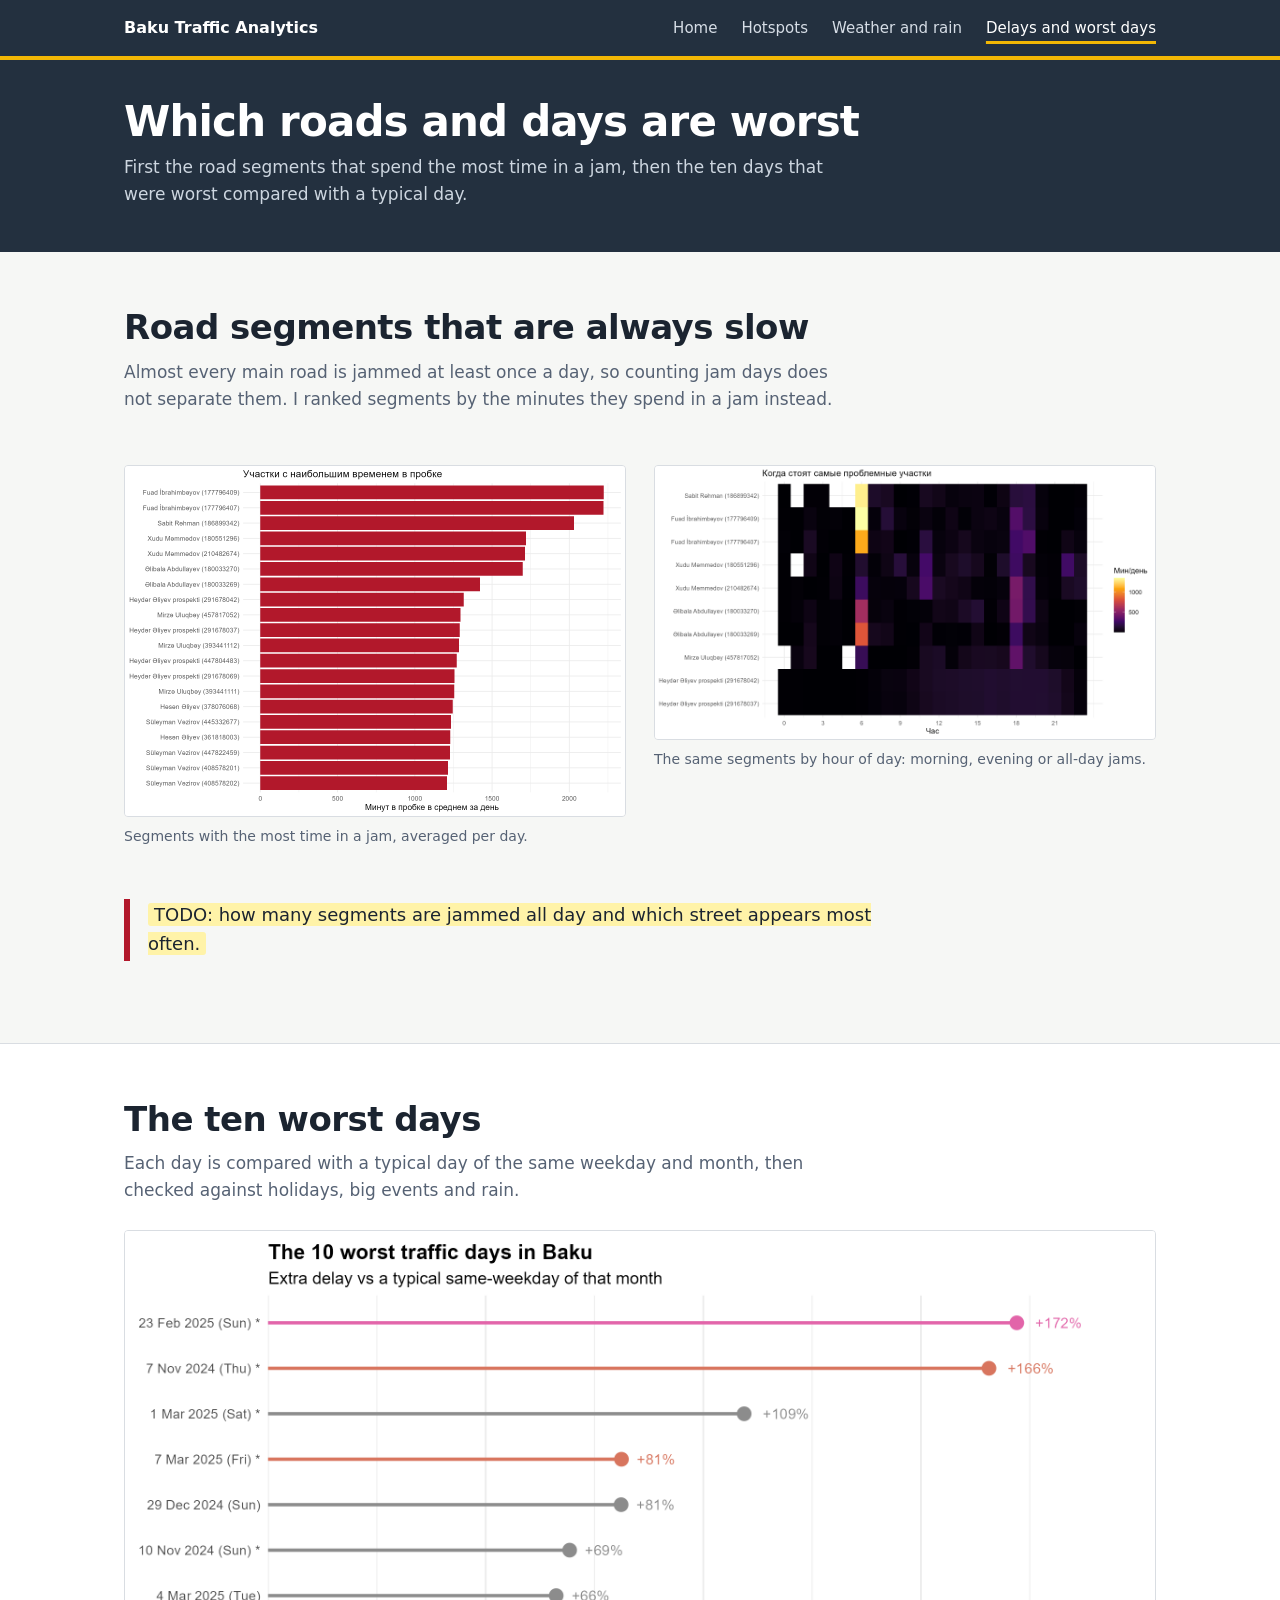
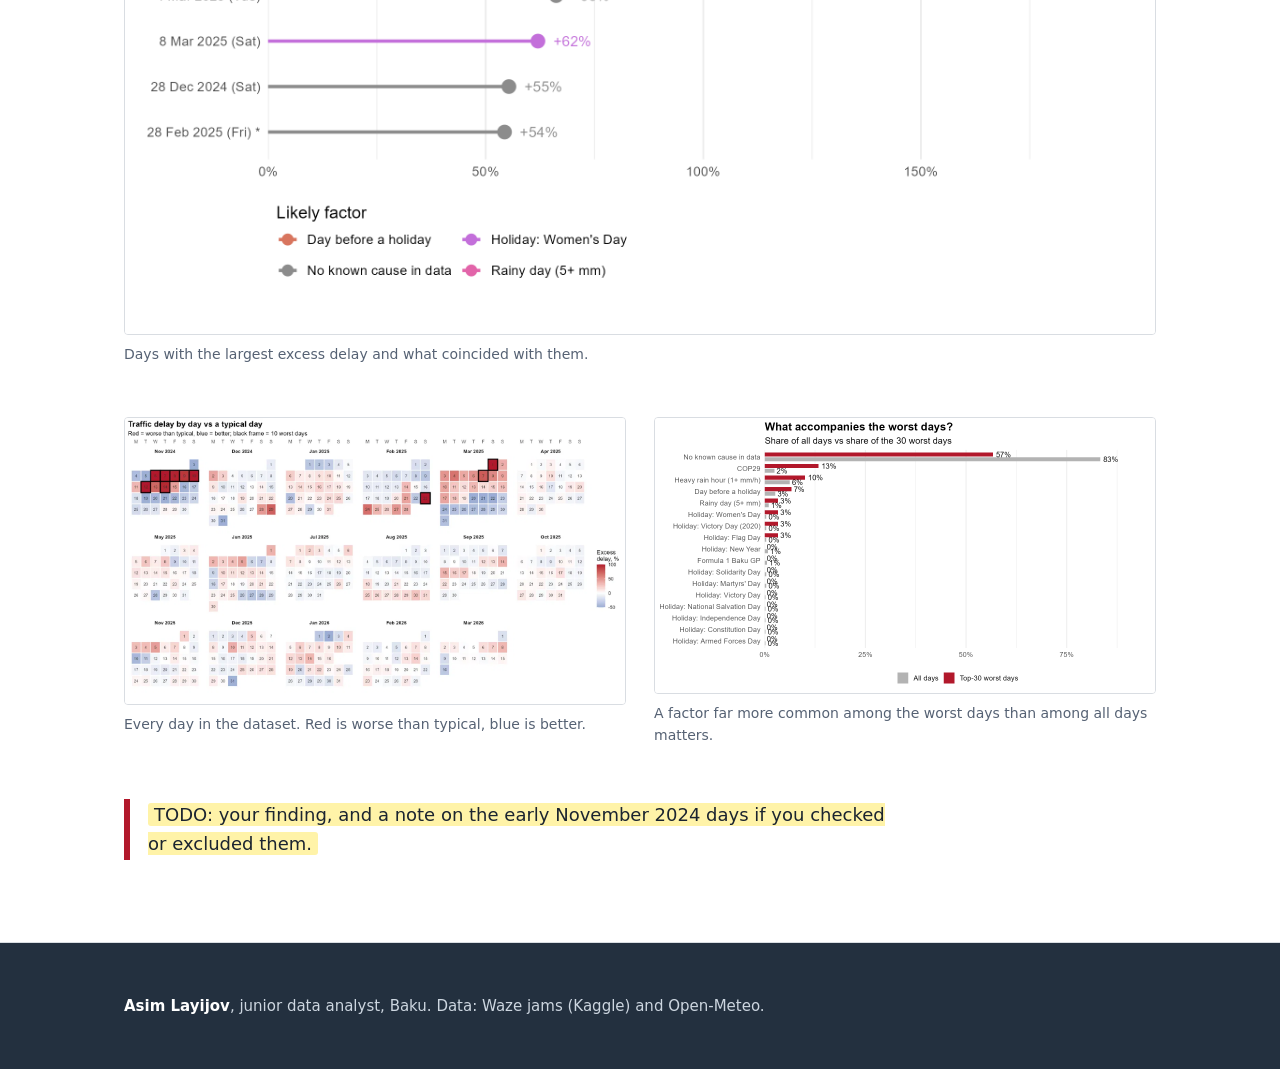
<file: delays.html>
<!DOCTYPE html>
<html lang="en">
<head>
<meta charset="utf-8">
<meta name="viewport" content="width=device-width, initial-scale=1">
<title>Delays and worst days | Baku Traffic Analytics</title>
<link rel="stylesheet" href="style.css">
</head>
<body>
<nav aria-label="Main">
  <div class="wrap">
    <b>Baku Traffic Analytics</b>
    <a href="index.html">Home</a>
    <a href="hotspots.html">Hotspots</a>
    <a href="weather.html">Weather and rain</a>
    <a href="delays.html" aria-current="page">Delays and worst days</a>
  </div>
</nav>

<header class="pagehead">
  <div class="wrap">
    <h1>Which roads and days are worst</h1>
    <p>First the road segments that spend the most time in a jam, then the ten days that were worst compared with a typical day.</p>
  </div>
</header>

<section>
  <div class="wrap">
    <h2>Road segments that are always slow</h2>
    <p class="lead narrow">Almost every main road is jammed at least once a day, so counting jam days does not separate them. I ranked segments by the minutes they spend in a jam instead.</p>
    <div class="two">
      <figure>
        <img src="jam_minutes_by_segment.png" alt="Bar chart of road segments by average minutes in a jam per day" width="1000" height="700" loading="lazy">
        <figcaption>Segments with the most time in a jam, averaged per day.</figcaption>
      </figure>
      <figure>
        <img src="jam_hourly_profile.png" alt="Heat map of jam minutes by hour of day for the ten worst segments" width="1100" height="600" loading="lazy">
        <figcaption>The same segments by hour of day: morning, evening or all-day jams.</figcaption>
      </figure>
    </div>
    <p class="takeaway"><span class="todo">TODO: how many segments are jammed all day and which street appears most often.</span></p>
  </div>
</section>

<section class="alt">
  <div class="wrap">
    <h2>The ten worst days</h2>
    <p class="lead narrow">Each day is compared with a typical day of the same weekday and month, then checked against holidays, big events and rain.</p>
    <figure>
      <img src="worst_days_top10.png" alt="Chart of the ten worst traffic days with the likely factor for each" width="1100" height="750" loading="lazy">
      <figcaption>Days with the largest excess delay and what coincided with them.</figcaption>
    </figure>
    <div class="two">
      <figure>
        <img src="worst_days_calendar.png" alt="Calendar heat map of daily delay compared with a typical day" width="1400" height="800" loading="lazy">
        <figcaption>Every day in the dataset. Red is worse than typical, blue is better.</figcaption>
      </figure>
      <figure>
        <img src="worst_days_factors.png" alt="Bar chart comparing the share of all days and of the 30 worst days by likely factor" width="1000" height="550" loading="lazy">
        <figcaption>A factor far more common among the worst days than among all days matters.</figcaption>
      </figure>
    </div>
    <p class="takeaway"><span class="todo">TODO: your finding, and a note on the early November 2024 days if you checked or excluded them.</span></p>
  </div>
</section>

<footer>
  <div class="wrap"><p><strong style="color:#fff">Asim Layijov</strong>, junior data analyst, Baku. Data: Waze jams (Kaggle) and Open-Meteo.</p></div>
</footer>
</body>
</html>
</file>
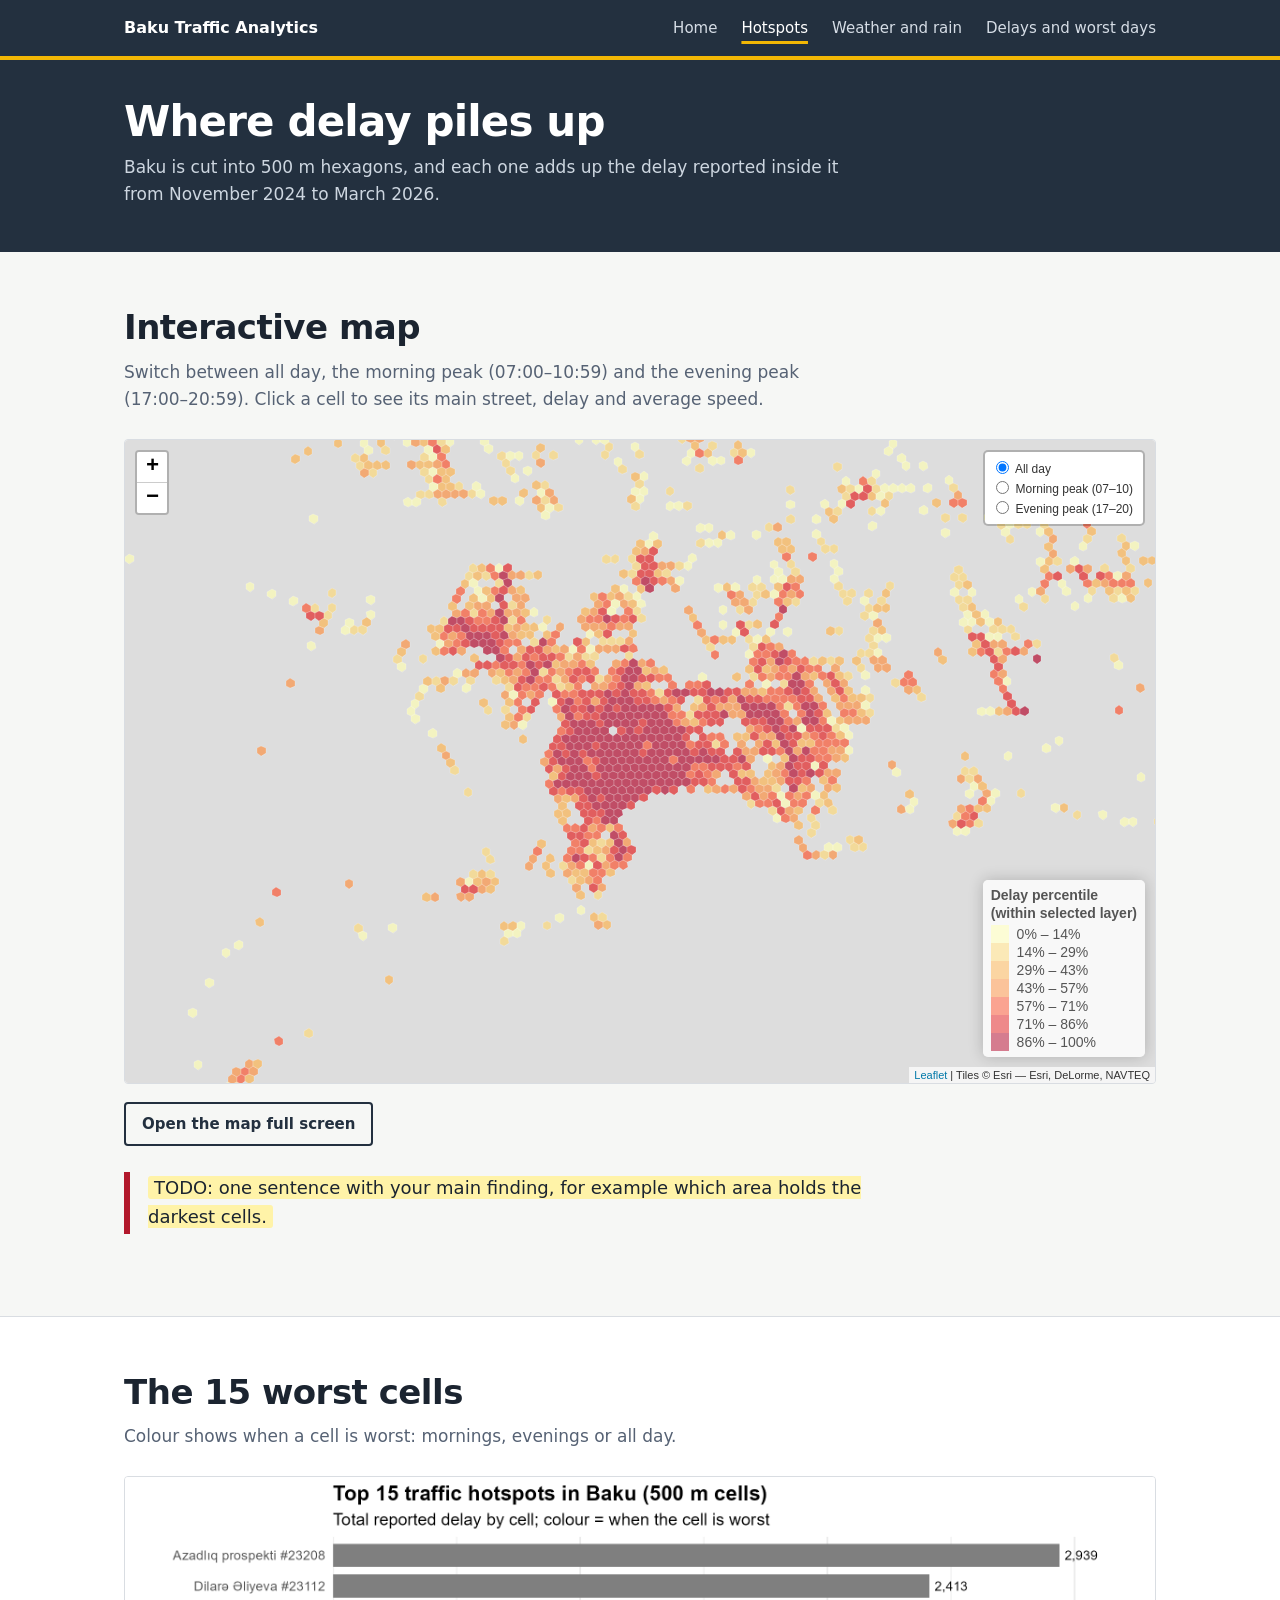
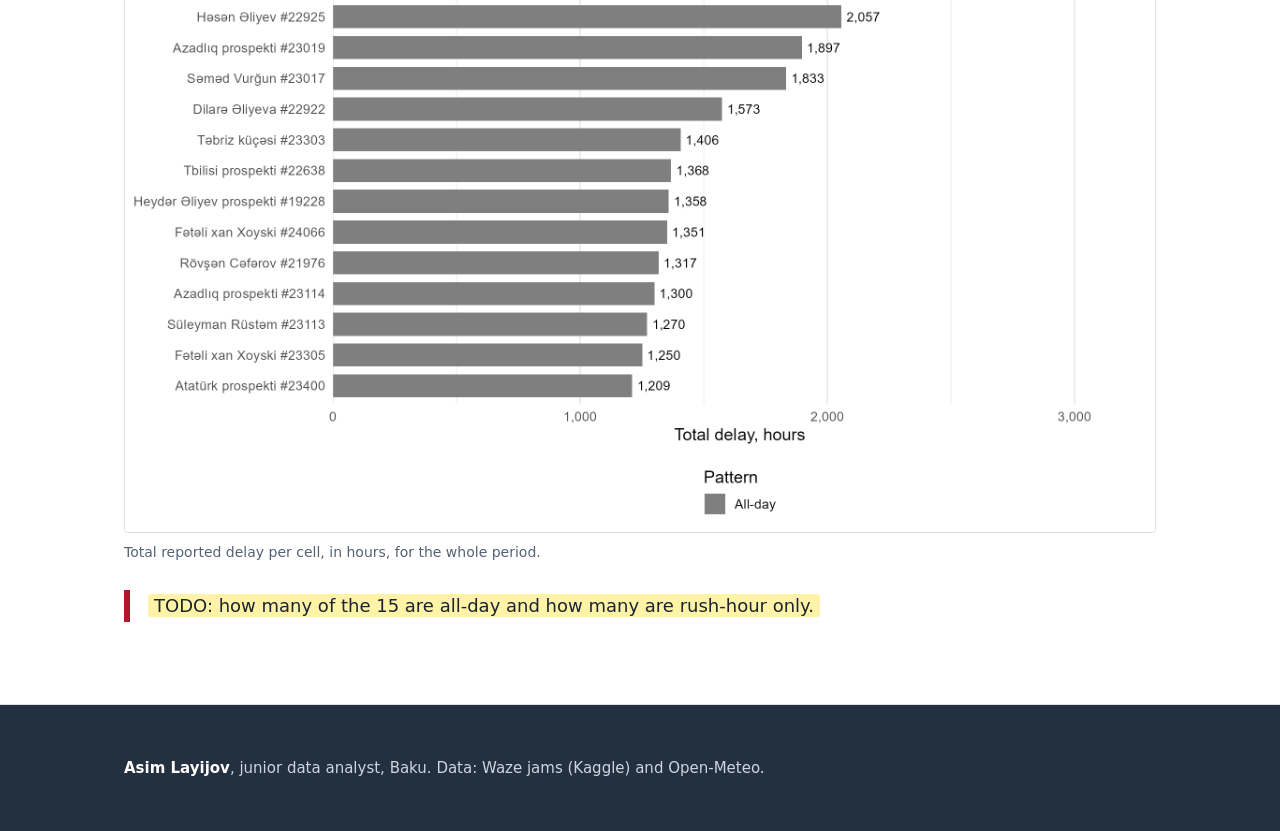
<file: hotspots.html>
<!DOCTYPE html>
<html lang="en">
<head>
<meta charset="utf-8">
<meta name="viewport" content="width=device-width, initial-scale=1">
<title>Traffic hotspots | Baku Traffic Analytics</title>
<link rel="stylesheet" href="style.css">
</head>
<body>
<nav aria-label="Main">
  <div class="wrap">
    <b>Baku Traffic Analytics</b>
    <a href="index.html">Home</a>
    <a href="hotspots.html" aria-current="page">Hotspots</a>
    <a href="weather.html">Weather and rain</a>
    <a href="delays.html">Delays and worst days</a>
  </div>
</nav>

<header class="pagehead">
  <div class="wrap">
    <h1>Where delay piles up</h1>
    <p>Baku is cut into 500 m hexagons, and each one adds up the delay reported inside it from November 2024 to March 2026.</p>
  </div>
</header>

<section>
  <div class="wrap">
    <h2>Interactive map</h2>
    <p class="lead narrow">Switch between all day, the morning peak (07:00–10:59) and the evening peak (17:00–20:59). Click a cell to see its main street, delay and average speed.</p>
    <div class="mapbox">
      <iframe src="baku_hotspots_map.html" title="Interactive map of traffic hotspots in Baku" loading="lazy"></iframe>
    </div>
    <div class="btns"><a class="btn ghost" href="baku_hotspots_map.html">Open the map full screen</a></div>
    <p class="takeaway"><span class="todo">TODO: one sentence with your main finding, for example which area holds the darkest cells.</span></p>
  </div>
</section>

<section class="alt">
  <div class="wrap">
    <h2>The 15 worst cells</h2>
    <p class="lead narrow">Colour shows when a cell is worst: mornings, evenings or all day.</p>
    <figure>
      <img src="hotspots_top15.png" alt="Bar chart of the 15 cells with the most delay, coloured by morning, evening or all-day pattern" width="1100" height="700" loading="lazy">
      <figcaption>Total reported delay per cell, in hours, for the whole period.</figcaption>
    </figure>
    <p class="takeaway"><span class="todo">TODO: how many of the 15 are all-day and how many are rush-hour only.</span></p>
  </div>
</section>

<footer>
  <div class="wrap"><p><strong style="color:#fff">Asim Layijov</strong>, junior data analyst, Baku. Data: Waze jams (Kaggle) and Open-Meteo.</p></div>
</footer>
</body>
</html>
</file>
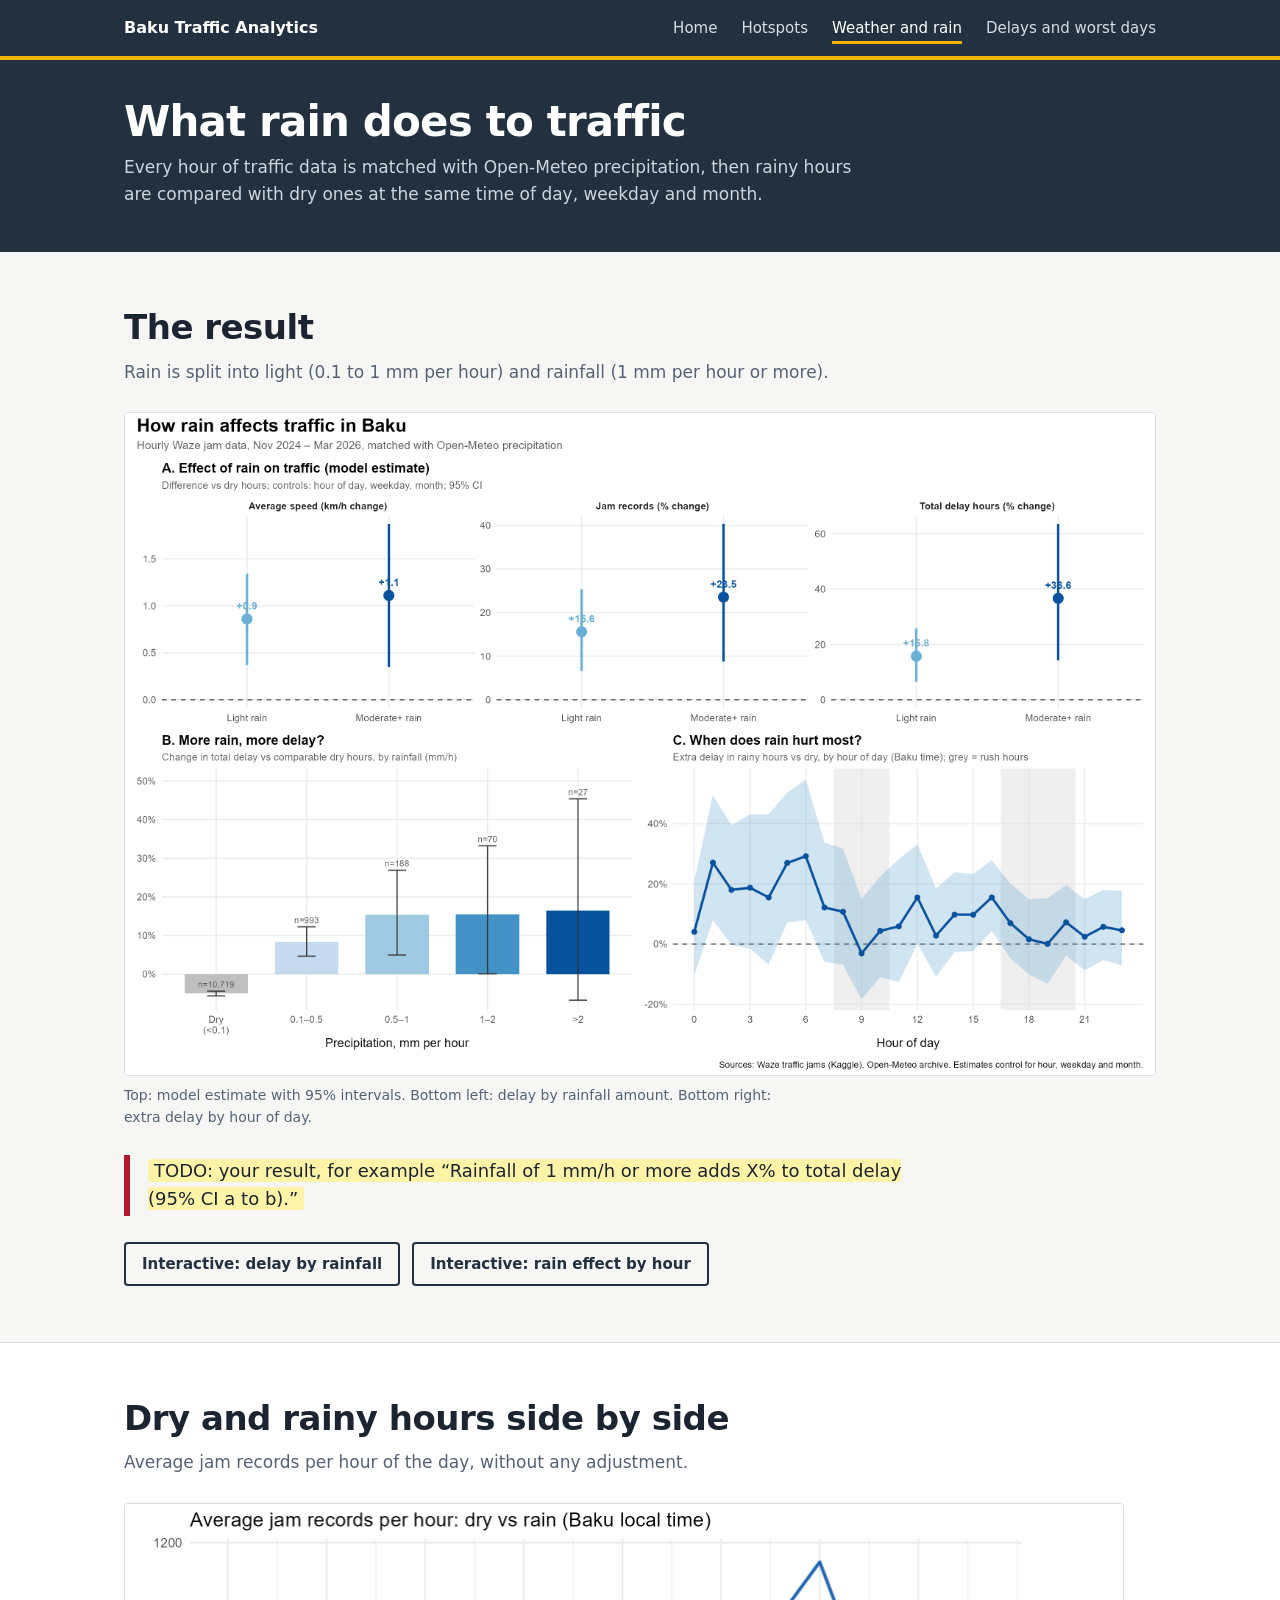
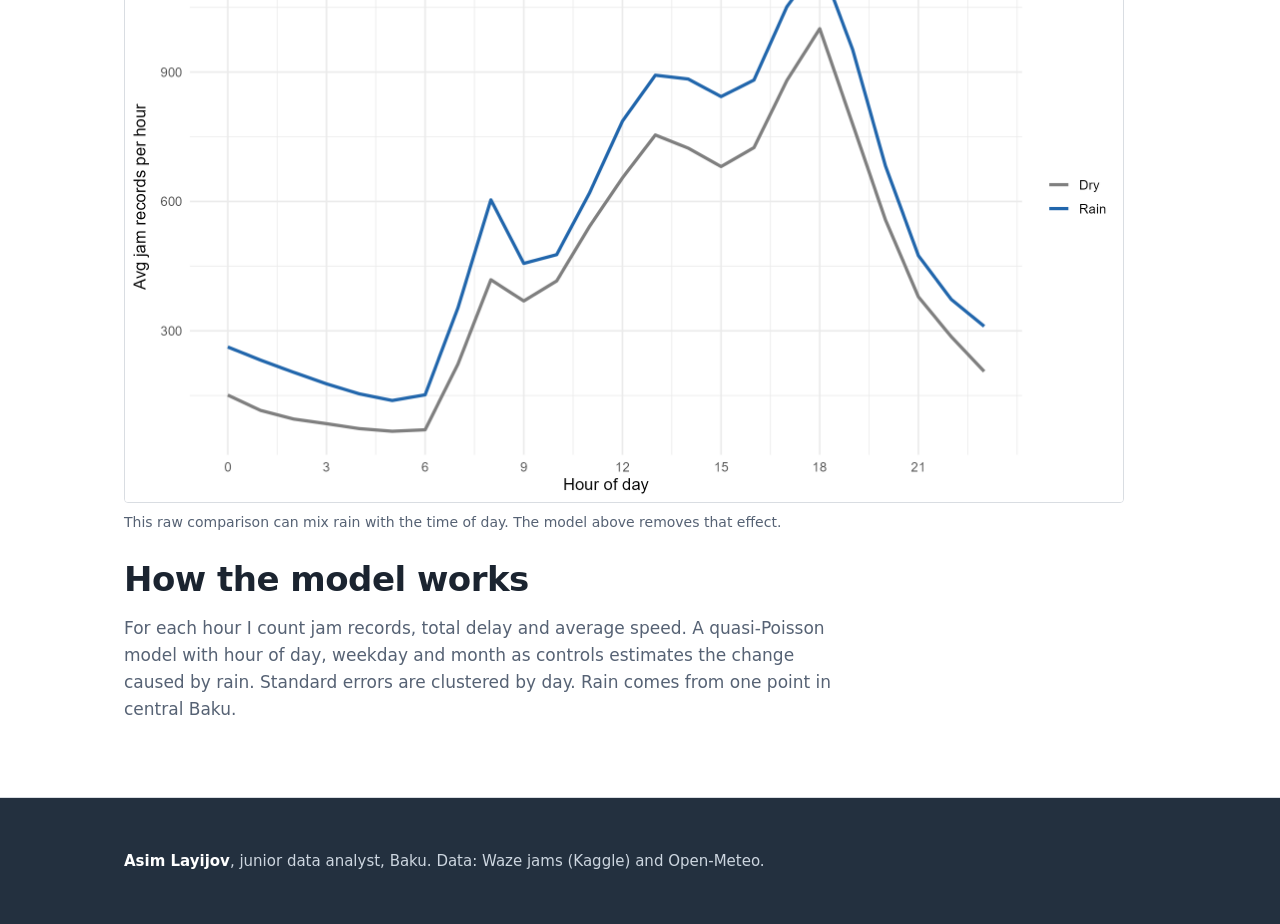
<file: weather.html>
<!DOCTYPE html>
<html lang="en">
<head>
<meta charset="utf-8">
<meta name="viewport" content="width=device-width, initial-scale=1">
<title>Weather and rain | Baku Traffic Analytics</title>
<link rel="stylesheet" href="style.css">
</head>
<body>
<nav aria-label="Main">
  <div class="wrap">
    <b>Baku Traffic Analytics</b>
    <a href="index.html">Home</a>
    <a href="hotspots.html">Hotspots</a>
    <a href="weather.html" aria-current="page">Weather and rain</a>
    <a href="delays.html">Delays and worst days</a>
  </div>
</nav>

<header class="pagehead">
  <div class="wrap">
    <h1>What rain does to traffic</h1>
    <p>Every hour of traffic data is matched with Open-Meteo precipitation, then rainy hours are compared with dry ones at the same time of day, weekday and month.</p>
  </div>
</header>

<section>
  <div class="wrap">
    <h2>The result</h2>
    <p class="lead narrow">Rain is split into light (0.1 to 1 mm per hour) and rainfall (1 mm per hour or more).</p>
    <figure>
      <img src="rain_dashboard.png" alt="Three charts: model estimate of rain effect, delay by rainfall amount, and extra delay by hour of day" width="1400" height="900">
      <figcaption>Top: model estimate with 95% intervals. Bottom left: delay by rainfall amount. Bottom right: extra delay by hour of day.</figcaption>
    </figure>
    <p class="takeaway"><span class="todo">TODO: your result, for example “Rainfall of 1 mm/h or more adds X% to total delay (95% CI a to b).”</span></p>
    <div class="btns">
      <a class="btn ghost" href="rain_dose_response.html">Interactive: delay by rainfall</a>
      <a class="btn ghost" href="rain_by_hour.html">Interactive: rain effect by hour</a>
    </div>
  </div>
</section>

<section class="alt">
  <div class="wrap">
    <h2>Dry and rainy hours side by side</h2>
    <p class="lead narrow">Average jam records per hour of the day, without any adjustment.</p>
    <figure>
      <img src="rain_hourly_profile.png" alt="Line chart of average jam records by hour of day for dry and rainy hours" width="1000" height="600" loading="lazy">
      <figcaption>This raw comparison can mix rain with the time of day. The model above removes that effect.</figcaption>
    </figure>
    <h2>How the model works</h2>
    <p class="narrow" style="color:var(--muted)">For each hour I count jam records, total delay and average speed. A quasi-Poisson model with hour of day, weekday and month as controls estimates the change caused by rain. Standard errors are clustered by day. Rain comes from one point in central Baku.</p>
  </div>
</section>

<footer>
  <div class="wrap"><p><strong style="color:#fff">Asim Layijov</strong>, junior data analyst, Baku. Data: Waze jams (Kaggle) and Open-Meteo.</p></div>
</footer>
</body>
</html>
</file>
<file: style.css>
:root{--ink:#1b2430;--muted:#566274;--paper:#f6f7f5;--white:#fff;--road:#23303f;--jam:#b2182b;--lane:#f2b705;--line:#d9dde2;--rain:#08519c}
*{box-sizing:border-box}
html{scroll-behavior:smooth;scroll-padding-top:70px}
body{margin:0;background:var(--paper);color:var(--ink);font:17px/1.6 "Segoe UI",system-ui,-apple-system,Roboto,sans-serif}
img{max-width:100%;height:auto;display:block}
a{color:var(--rain)}
a:focus-visible,summary:focus-visible{outline:3px solid var(--lane);outline-offset:3px}
.wrap{max-width:1080px;margin:0 auto;padding:0 24px}
.narrow{max-width:68ch}

nav{position:sticky;top:0;z-index:5;background:var(--road);border-bottom:4px solid var(--lane)}
nav .wrap{display:flex;gap:24px;align-items:center;min-height:56px;overflow-x:auto;white-space:nowrap}
nav b{color:#fff;margin-right:auto;font-size:16px}
nav a{color:#d6dde6;text-decoration:none;font-size:15px;padding:4px 0}
nav a:hover,nav a[aria-current]{color:#fff;text-decoration:underline;text-decoration-color:var(--lane);text-decoration-thickness:3px;text-underline-offset:8px}

.hero,.pagehead{background:var(--road);color:#fff}
.hero{padding:56px 0 64px}
.hero .wrap{display:grid;grid-template-columns:1.05fr 1fr;gap:40px;align-items:center}
.pagehead{padding:40px 0 44px}
h1{font-size:clamp(32px,5vw,56px);line-height:1.05;letter-spacing:-.02em;margin:0 0 18px}
.pagehead h1{font-size:clamp(28px,4vw,42px);margin-bottom:10px}
.hero p,.pagehead p{color:#cdd6e0;margin:0 0 14px}
.pagehead p{max-width:68ch;margin:0}
.hero .by{color:#fff;font-weight:600;margin-top:22px}
.hero figure{margin:0;background:#fff;border-radius:6px;overflow:hidden;box-shadow:0 0 0 6px var(--road),0 0 0 8px var(--lane)}
.hero figcaption{padding:8px 12px;background:#fff;margin:0}

.facts{background:var(--lane);color:#1b1500}
.facts .wrap{display:grid;grid-template-columns:repeat(4,1fr)}
.fact{padding:22px 18px 22px 0}
.fact+.fact{padding-left:20px;border-left:2px dashed rgba(27,21,0,.45)}
.fact strong{display:block;font-size:clamp(26px,3.4vw,40px);line-height:1.1}
.fact span{font-size:14px}

section{padding:56px 0}
section.alt{background:var(--white);border-block:1px solid var(--line)}
h2{font-size:clamp(24px,3.2vw,34px);line-height:1.12;letter-spacing:-.015em;margin:0 0 12px}
.lead{color:var(--muted);margin:0 0 26px}
figure{margin:26px 0}
figure img{border:1px solid var(--line);border-radius:4px;background:#fff}
figcaption{font-size:14px;color:var(--muted);margin-top:8px;max-width:75ch}
.two{display:grid;grid-template-columns:1fr 1fr;gap:28px}
.takeaway{border-left:6px solid var(--jam);padding:2px 0 2px 18px;margin:26px 0;font-size:18px;max-width:68ch}
.todo{background:#fff3a8;padding:1px 6px;border-radius:3px}

.mapbox{position:relative;aspect-ratio:16/10;border:1px solid var(--line);border-radius:4px;overflow:hidden;background:#e9ecef}
.mapbox iframe{position:absolute;inset:0;width:100%;height:100%;border:0}
.btns{display:flex;flex-wrap:wrap;gap:12px;margin:18px 0 0}
.btn{display:inline-block;padding:10px 18px;border-radius:4px;background:var(--road);color:#fff;text-decoration:none;font-weight:600;font-size:15px}
.btn:hover{background:#000}
.btn.ghost{background:transparent;color:var(--road);box-shadow:inset 0 0 0 2px var(--road)}
.btn.ghost:hover{background:var(--road);color:#fff}

.routes{display:grid;grid-template-columns:repeat(3,1fr);gap:24px}
.route{display:block;text-decoration:none;color:var(--ink);border-top:4px solid var(--road)}
.route:hover{border-top-color:var(--jam)}
.route img{border:1px solid var(--line);margin:12px 0}
.route strong{font-size:20px;display:block}
.route span{color:var(--muted);font-size:15px}

details{border-top:1px solid var(--line);padding:14px 0}
details:last-of-type{border-bottom:1px solid var(--line)}
summary{cursor:pointer;font-weight:600}
details p,details ul{margin:10px 0 0;color:var(--muted)}
footer{background:var(--road);color:#cdd6e0;padding:36px 0;font-size:15px}
footer a{color:#fff}

@media (max-width:820px){
  .hero .wrap,.two,.routes{grid-template-columns:1fr}
  .facts .wrap{grid-template-columns:1fr 1fr}
  .fact:nth-child(3){border-left:0;padding-left:0}
  .fact:nth-child(n+3){border-top:2px dashed rgba(27,21,0,.45)}
}
@media (prefers-reduced-motion:reduce){html{scroll-behavior:auto}}
</file>
